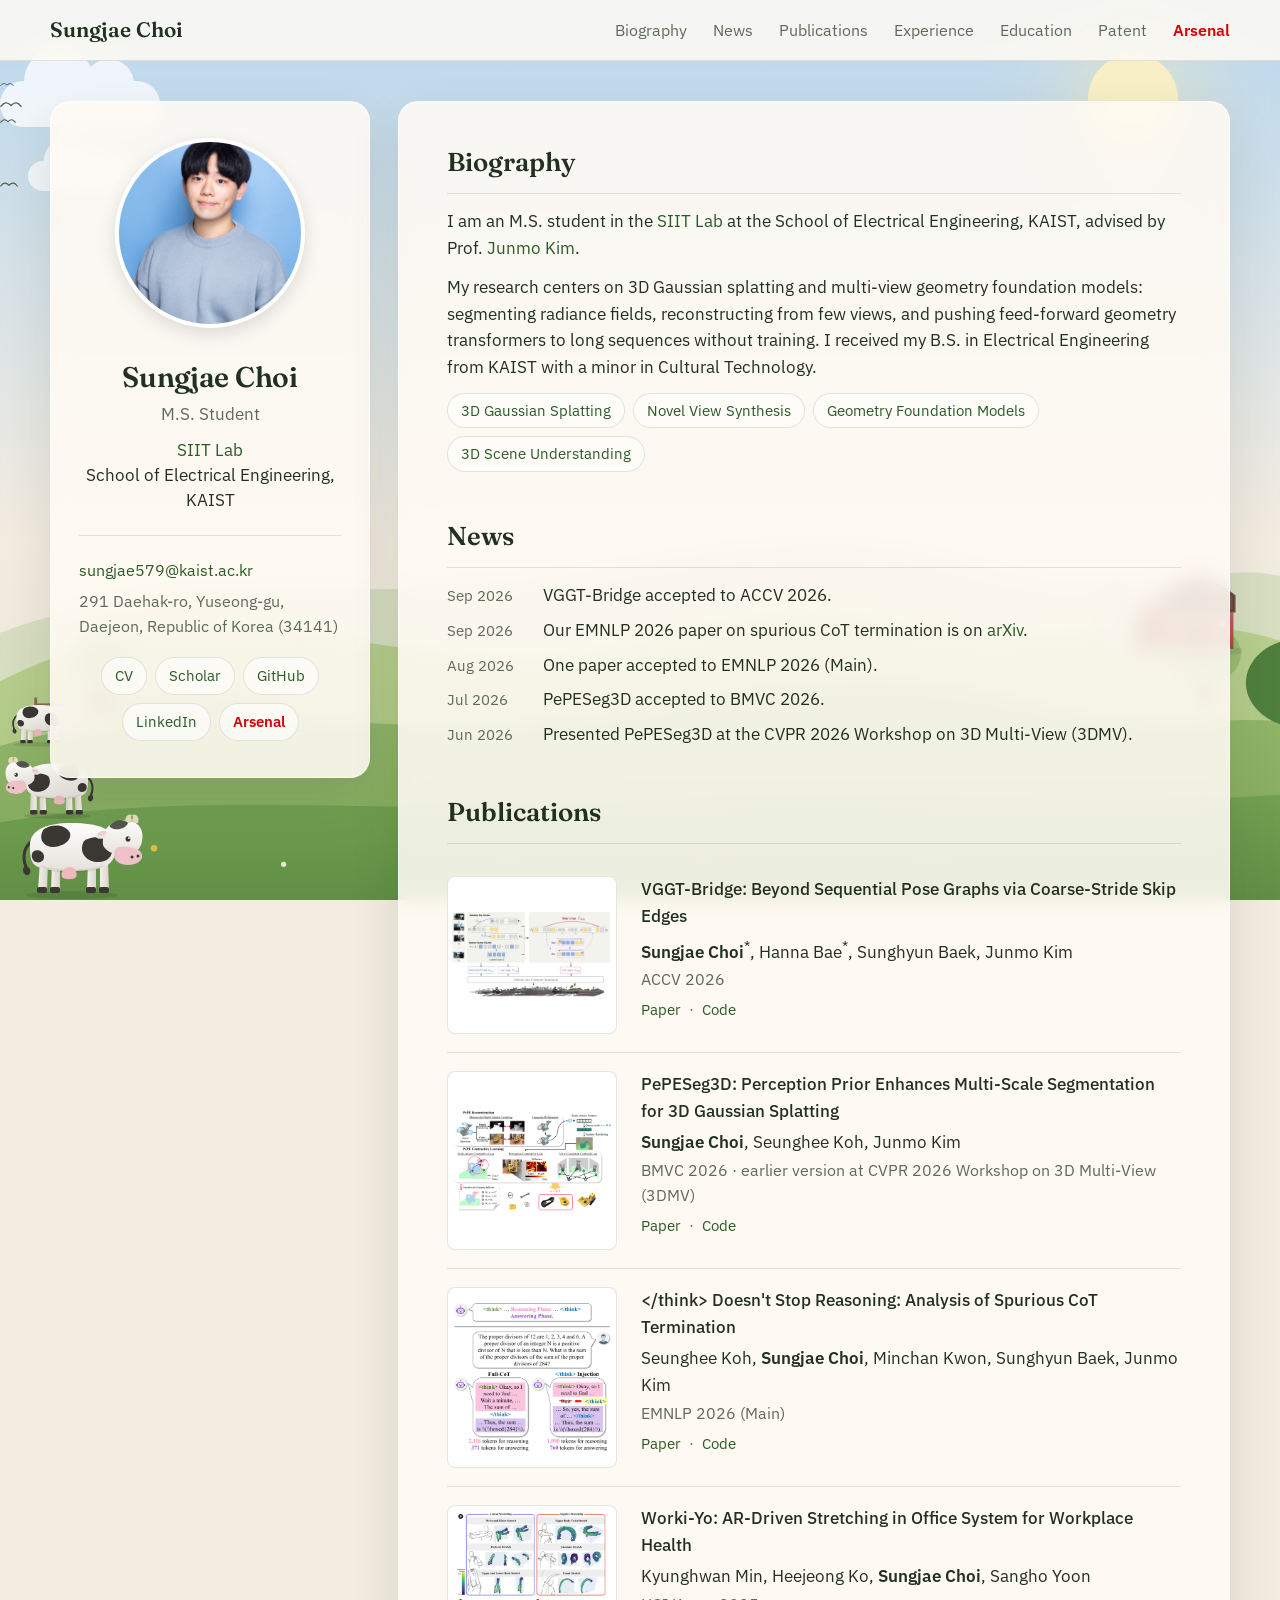
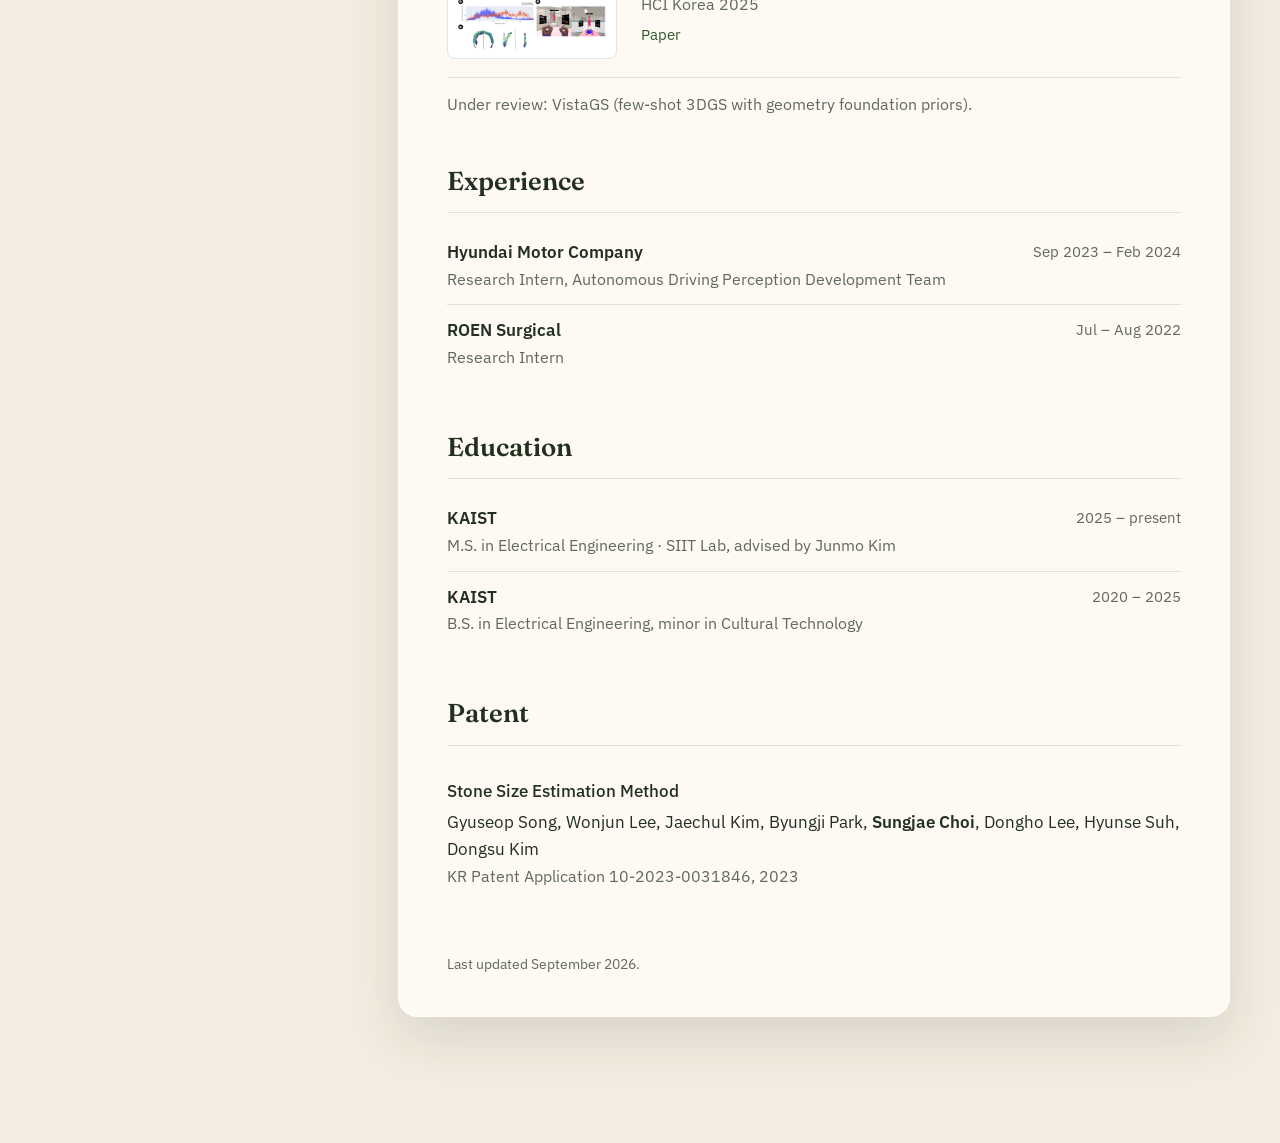
<file: index.html>
<!DOCTYPE html>
<html lang="en">
<head>
<meta charset="UTF-8">
<meta name="viewport" content="width=device-width, initial-scale=1">
<title>Sungjae Choi</title>
<meta name="description" content="Sungjae Choi, M.S. student in Electrical Engineering at KAIST. 3D computer vision, Gaussian splatting, geometry foundation models.">
<link rel="icon" href="data:image/svg+xml,<svg xmlns='http://www.w3.org/2000/svg' viewBox='0 0 100 100'><text y='.9em' font-size='90'>🐄</text></svg>">
<link rel="preconnect" href="https://fonts.googleapis.com">
<link href="https://fonts.googleapis.com/css2?family=Fraunces:opsz,wght@9..144,400;9..144,600&family=IBM+Plex+Sans:ital,wght@0,400;0,500;0,600;1,400&display=swap" rel="stylesheet">
<link rel="stylesheet" href="css/scene.css">
<link rel="stylesheet" href="css/main.css">
</head>
<body>

<div class="scene" aria-hidden="true"></div>

<nav>
  <div class="inner">
    <a class="brand" href="#top">Sungjae Choi</a>
    <ul>
      <li><a href="#bio">Biography</a></li>
      <li><a href="#news">News</a></li>
      <li><a href="#publications">Publications</a></li>
      <li><a href="#experience">Experience</a></li>
      <li><a href="#education">Education</a></li>
      <li><a href="#patent">Patent</a></li>
      <li><a class="arsenal-link" href="arsenal.html">Arsenal</a></li>
    </ul>
  </div>
</nav>

<div class="wrap" id="top">
  <aside class="card">
    <img src="img/profile.jpg" alt="Sungjae Choi">
    <h1>Sungjae Choi</h1>
    <p class="role">M.S. Student</p>
    <p class="aff"><a href="https://siit.kaist.ac.kr">SIIT Lab</a><br>School of Electrical Engineering,<br>KAIST</p>
    <hr>
    <div class="contact">
      <p><a href="mailto:sungjae579@kaist.ac.kr">sungjae579@kaist.ac.kr</a></p>
      <p>291 Daehak-ro, Yuseong-gu,<br>Daejeon, Republic of Korea (34141)</p>
    </div>
    <div class="icons">
      <a href="cv.pdf">CV</a>
      <a href="https://scholar.google.com/citations?user=sRtXNC8AAAAJ&hl">Scholar</a>
      <a href="https://github.com/BeCow5X5">GitHub</a>
      <a href="https://www.linkedin.com/in/sungjae-choi-b06b943b7/">LinkedIn</a>
      <a class="arsenal-link" href="arsenal.html">Arsenal</a>
    </div>
  </aside>

  <div class="content card">
    <section id="bio">
      <h2>Biography</h2>
      <p>I am an M.S. student in the <a href="https://siit.kaist.ac.kr">SIIT Lab</a> at the School of Electrical Engineering, KAIST, advised by Prof. <a href="https://scholar.google.com/citations?hl=ko&user=GdQtWNQAAAAJ">Junmo Kim</a>.</p>
      <p>My research centers on 3D Gaussian splatting and multi-view geometry foundation models: segmenting radiance fields, reconstructing from few views, and pushing feed-forward geometry transformers to long sequences without training. I received my B.S. in Electrical Engineering from KAIST with a minor in Cultural Technology.</p>
      <div class="tags"><span>3D Gaussian Splatting</span><span>Novel View Synthesis</span><span>Geometry Foundation Models</span><span>3D Scene Understanding</span></div>
    </section>

    <section id="news" class="news">
      <h2>News</h2>
      <p><span class="d">Sep 2026</span><span>VGGT-Bridge accepted to ACCV 2026.</span></p>
      <p><span class="d">Sep 2026</span><span>Our EMNLP 2026 paper on spurious CoT termination is on <a href="https://arxiv.org/abs/2609.03633">arXiv</a>.</span></p>
      <p><span class="d">Aug 2026</span><span>One paper accepted to EMNLP 2026 (Main).</span></p>
      <p><span class="d">Jul 2026</span><span>PePESeg3D accepted to BMVC 2026.</span></p>
      <p><span class="d">Jun 2026</span><span>Presented PePESeg3D at the CVPR 2026 Workshop on 3D Multi-View (3DMV).</span></p>
    </section>

    <section id="publications">
      <h2>Publications</h2>
      <div id="pub-list"><p class="sub">Loading publications…</p></div>
    </section>

    <section id="experience">
      <h2>Experience</h2>
      <div class="item"><div><span class="me">Hyundai Motor Company</span><br><span class="sub">Research Intern, Autonomous Driving Perception Development Team</span></div><div class="when">Sep 2023 – Feb 2024</div></div>
      <div class="item"><div><span class="me">ROEN Surgical</span><br><span class="sub">Research Intern</span></div><div class="when">Jul – Aug 2022</div></div>
    </section>

    <section id="education">
      <h2>Education</h2>
      <div class="item"><div><span class="me">KAIST</span><br><span class="sub">M.S. in Electrical Engineering · SIIT Lab, advised by Junmo Kim</span></div><div class="when">2025 – present</div></div>
      <div class="item"><div><span class="me">KAIST</span><br><span class="sub">B.S. in Electrical Engineering, minor in Cultural Technology</span></div><div class="when">2020 – 2025</div></div>
    </section>

    <section id="patent">
      <h2>Patent</h2>
      <div class="pub"><div>
        <p class="title">Stone Size Estimation Method</p>
        <p class="authors">Gyuseop Song, Wonjun Lee, Jaechul Kim, Byungji Park, <span class="me">Sungjae Choi</span>, Dongho Lee, Hyunse Suh, Dongsu Kim</p>
        <p class="venue">KR Patent Application 10-2023-0031846, 2023</p>
      </div></div>
    </section>

    <footer>Last updated September 2026.</footer>
  </div>
<script src="js/scene.js"></script>
<script src="js/publications.js"></script>
<script>
  document.querySelectorAll('a[href^="#"]').forEach(a => {
    a.addEventListener('click', e => {
      const t = document.querySelector(a.getAttribute('href'));
      if (!t) return;
      e.preventDefault();
      t.scrollIntoView({ behavior: 'smooth', block: 'start' });
    });
  });
</script>
</body>
</html>
</file>
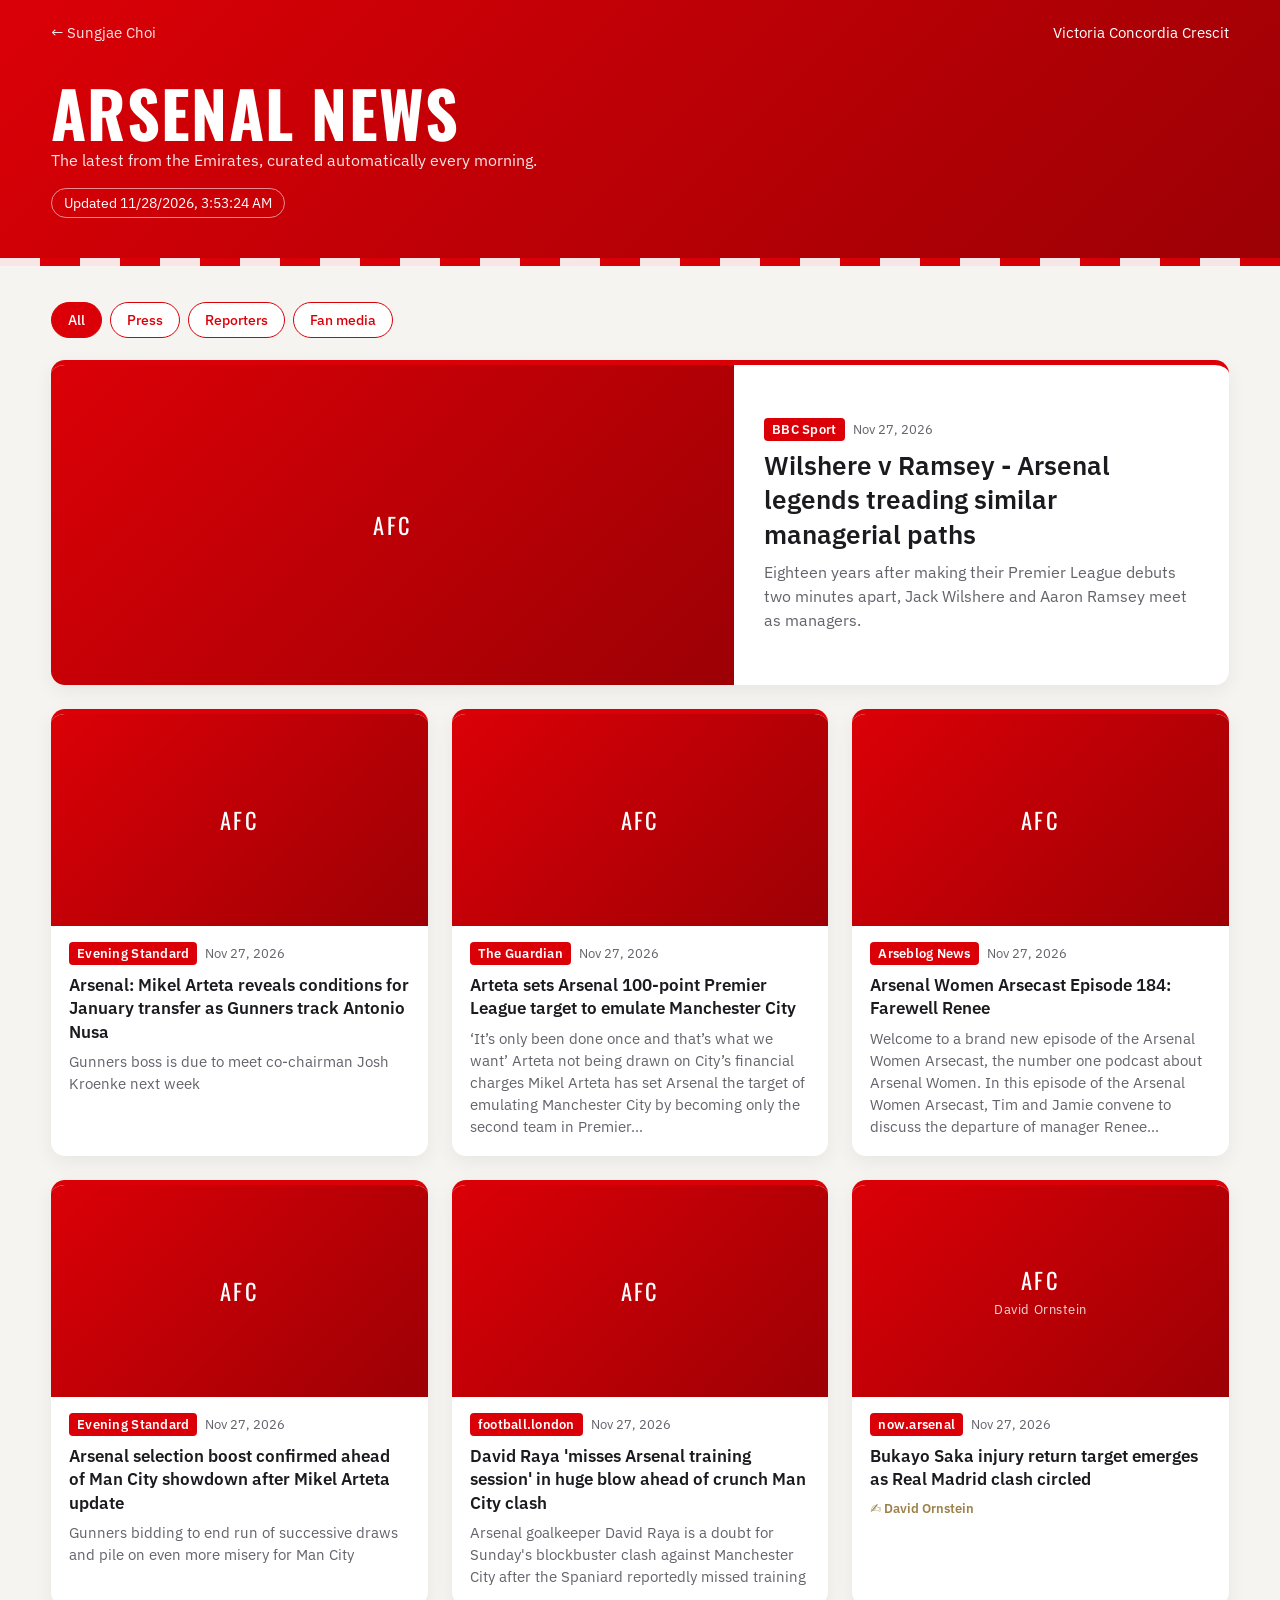
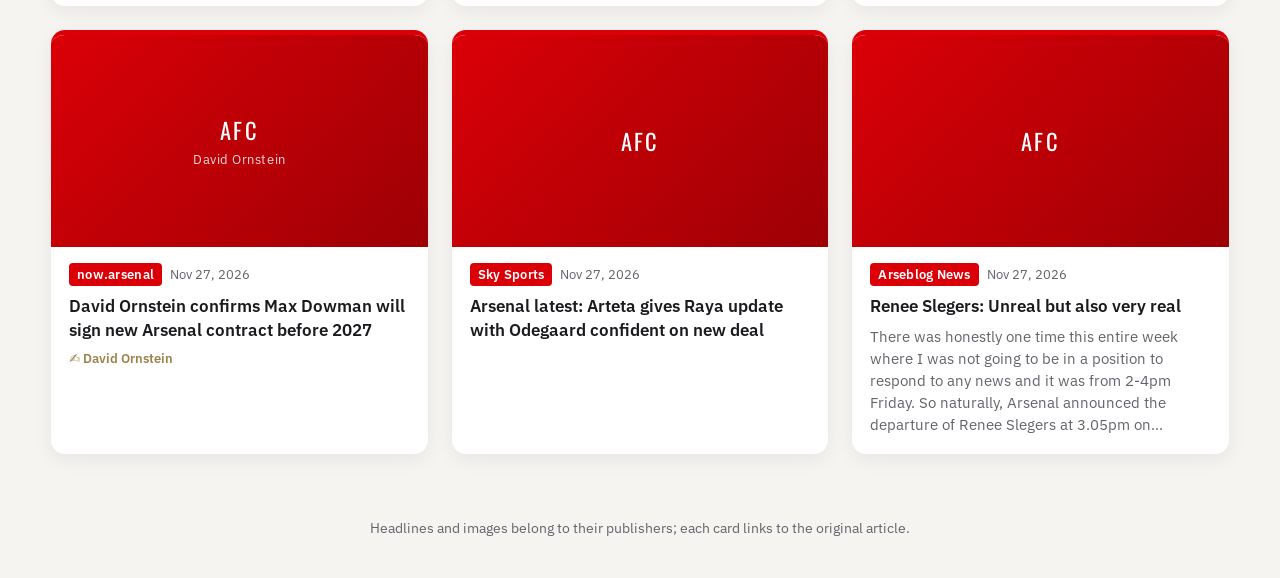
<file: arsenal.html>
<!DOCTYPE html>
<html lang="en">
<head>
<meta charset="UTF-8">
<meta name="viewport" content="width=device-width, initial-scale=1">
<title>Arsenal News · Sungjae Choi</title>
<meta name="description" content="Daily curated Arsenal FC news, updated automatically every morning.">
<link rel="icon" href="data:image/svg+xml,<svg xmlns='http://www.w3.org/2000/svg' viewBox='0 0 100 100'><text y='.9em' font-size='90'>⚽</text></svg>">
<link rel="preconnect" href="https://fonts.googleapis.com">
<link href="https://fonts.googleapis.com/css2?family=Oswald:wght@500;700&family=IBM+Plex+Sans:wght@400;500;600&display=swap" rel="stylesheet">
<style>
  :root {
    --red: #db0007;
    --red-d: #9c0005;
    --gold: #9c824a;
    --ink: #1b1b1f;
    --muted: #63636b;
    --bg: #f6f4f1;
    --card: #ffffff;
    --rule: rgba(0,0,0,.08);
  }
  * { box-sizing: border-box; }
  body { margin: 0; font-family: "IBM Plex Sans", system-ui, sans-serif; color: var(--ink); background: var(--bg); line-height: 1.5; }
  a { color: inherit; text-decoration: none; }
  a:focus-visible { outline: 3px solid var(--gold); outline-offset: 2px; }

  header { background: linear-gradient(135deg, var(--red) 0%, var(--red-d) 100%); color: #fff; position: relative; overflow: hidden; }
  header::after { content: ""; position: absolute; inset: auto 0 0 0; height: 8px; background: repeating-linear-gradient(90deg, #fff 0 40px, var(--red) 40px 80px); opacity: .9; }
  header .inner { width: min(1180px, 92vw); margin: 0 auto; padding: 22px 0 48px; }
  .topbar { display: flex; justify-content: space-between; align-items: center; font-size: .92rem; }
  .topbar a { opacity: .9; } .topbar a:hover { opacity: 1; text-decoration: underline; }
  h1 { font-family: "Oswald", Impact, sans-serif; font-weight: 700; font-size: clamp(2.4rem, 6vw, 4rem); letter-spacing: .02em; text-transform: uppercase; margin: 36px 0 4px; line-height: 1; }
  .tagline { margin: 0; opacity: .9; }
  .updated { display: inline-block; margin-top: 16px; padding: 4px 12px; border: 1px solid rgba(255,255,255,.55); border-radius: 999px; font-size: .85rem; }

  main { width: min(1180px, 92vw); margin: 0 auto; padding: 36px 0 64px; }
  .grid { display: grid; grid-template-columns: repeat(auto-fill, minmax(300px, 1fr)); gap: 24px; }
  .news-card { background: var(--card); border-radius: 14px; overflow: hidden; display: flex; flex-direction: column; border-top: 5px solid var(--red);
               box-shadow: 0 6px 20px rgba(0,0,0,.06); transition: transform .18s ease, box-shadow .18s ease; }
  .news-card:hover { transform: translateY(-4px); box-shadow: 0 14px 32px rgba(219,0,7,.16); }
  .news-card .thumb { aspect-ratio: 16/9; background: linear-gradient(135deg, var(--red), var(--red-d)); position: relative; }
  .news-card .thumb img { width: 100%; height: 100%; object-fit: cover; display: block; }
  .news-card .thumb .placeholder { position: absolute; inset: 0; display: grid; place-items: center; color: #fff; font-family: "Oswald", sans-serif; font-size: 1.4rem; letter-spacing: .1em; }
  .news-card .body { padding: 16px 18px 18px; display: flex; flex-direction: column; gap: 8px; flex: 1; }
  .meta { display: flex; gap: 8px; align-items: center; font-size: .8rem; color: var(--muted); }
  .source { background: var(--red); color: #fff; padding: 2px 8px; border-radius: 4px; font-weight: 600; letter-spacing: .02em; }
  .news-card h2 { font-size: 1.08rem; font-weight: 600; line-height: 1.35; margin: 0; }
  .news-card:hover h2 { color: var(--red); }
  .news-card p { margin: 0; color: var(--muted); font-size: .92rem; }
  .byline { font-size: .82rem; font-weight: 600; color: var(--gold); }
  .news-card .thumb .placeholder > span { text-align: center; }
  .news-card .thumb .placeholder small { display: block; font-family: "IBM Plex Sans", sans-serif; font-size: .8rem; letter-spacing: .04em; opacity: .85; text-align: center; margin-top: 4px; }

  .filters { display: flex; flex-wrap: wrap; gap: 8px; margin: 0 0 22px; }
  .filters button { font: inherit; font-size: .9rem; font-weight: 500; padding: 6px 16px; border-radius: 999px; cursor: pointer;
                    border: 1.5px solid var(--red); background: #fff; color: var(--red); }
  .filters button[aria-pressed="true"] { background: var(--red); color: #fff; }
  .filters button:focus-visible { outline: 3px solid var(--gold); outline-offset: 2px; }

  .news-card.lead { grid-column: 1 / -1; flex-direction: row; }
  .news-card.lead .thumb { flex: 0 0 58%; aspect-ratio: auto; min-height: 320px; }
  .news-card.lead .body { padding: 28px 30px; justify-content: center; }
  .news-card.lead h2 { font-size: 1.6rem; }
  .news-card.lead p { font-size: 1rem; }

  .empty { background: var(--card); border-radius: 14px; padding: 48px 24px; text-align: center; color: var(--muted); border-top: 5px solid var(--red); }
  footer { text-align: center; color: var(--muted); font-size: .85rem; padding: 0 0 40px; }

  @media (max-width: 760px) {
    .news-card.lead { flex-direction: column; }
    .news-card.lead .thumb { flex: none; aspect-ratio: 16/9; min-height: 0; }
    .news-card.lead .body { padding: 16px 18px 18px; }
    .news-card.lead h2 { font-size: 1.25rem; }
  }
  @media (prefers-reduced-motion: reduce) { .news-card { transition: none; } .news-card:hover { transform: none; } }
</style>
</head>
<body>
<header>
  <div class="inner">
    <div class="topbar">
      <a href="index.html">← Sungjae Choi</a>
      <span>Victoria Concordia Crescit</span>
    </div>
    <h1>Arsenal News</h1>
    <p class="tagline">The latest from the Emirates, curated automatically every morning.</p>
    <span class="updated" id="updated">Loading…</span>
  </div>
</header>

<main>
  <div class="filters" id="filters" role="group" aria-label="Filter by source type" hidden></div>
  <div class="grid" id="news"></div>
</main>

<footer>Headlines and images belong to their publishers; each card links to the original article.</footer>

<script>
  (function () {
    const grid = document.getElementById('news');
    const updated = document.getElementById('updated');
    const esc = s => String(s ?? '').replace(/[&<>"']/g, c => ({ '&': '&amp;', '<': '&lt;', '>': '&gt;', '"': '&quot;', "'": '&#39;' }[c]));
    const fmt = iso => iso ? new Date(iso).toLocaleDateString(undefined, { year: 'numeric', month: 'short', day: 'numeric' }) : '';

    const filters = document.getElementById('filters');
    const LABELS = { all: 'All', press: 'Press', reporter: 'Reporters', fan: 'Fan media' };
    let items = [];

    function card(it, i) {
      const img = it.image
        ? `<img src="${esc(it.image)}" alt="" loading="${i < 3 ? 'eager' : 'lazy'}" referrerpolicy="no-referrer" onerror="this.remove()">`
        : '';
      const placeholder = it.reporter ? `AFC<small>${esc(it.reporter)}</small>` : 'AFC';
      return `
        <a class="news-card${i === 0 ? ' lead' : ''}" href="${esc(it.url)}" target="_blank" rel="noopener">
          <div class="thumb"><span class="placeholder"><span>${placeholder}</span></span>${img}</div>
          <div class="body">
            <div class="meta"><span class="source">${esc(it.source)}</span><span>${fmt(it.published)}</span></div>
            <h2>${esc(it.title)}</h2>
            ${it.reporter ? `<span class="byline">✍ ${esc(it.reporter)}</span>` : ''}
            ${it.summary ? `<p>${esc(it.summary)}</p>` : ''}
          </div>
        </a>`;
    }

    function render(cat) {
      const shown = cat === 'all' ? items : items.filter(it => it.category === cat);
      grid.innerHTML = shown.map(card).join('');
      filters.querySelectorAll('button').forEach(b => b.setAttribute('aria-pressed', b.dataset.cat === cat));
    }

    fetch('data/arsenal.json', { cache: 'no-cache' })
      .then(r => { if (!r.ok) throw new Error(r.status); return r.json(); })
      .then(data => {
        updated.textContent = data.updated ? 'Updated ' + new Date(data.updated).toLocaleString() : 'Not updated yet';
        items = data.items || [];
        if (!items.length) {
          grid.innerHTML = '<div class="empty" style="grid-column:1/-1">No news yet. The first update arrives with the next morning run.</div>';
          return;
        }
        const cats = ['all', ...Object.keys(LABELS).filter(c => c !== 'all' && items.some(it => it.category === c))];
        if (cats.length > 2) {
          filters.innerHTML = cats.map(c => `<button type="button" data-cat="${c}">${LABELS[c]}</button>`).join('');
          filters.addEventListener('click', e => { const b = e.target.closest('button'); if (b) render(b.dataset.cat); });
          filters.hidden = false;
        }
        render('all');
      })
      .catch(() => {
        updated.textContent = 'Unavailable';
        grid.innerHTML = '<div class="empty" style="grid-column:1/-1">Could not load the news feed.</div>';
      });
  })();
</script>
</body>
</html>
</file>
<file: css/scene.css>
/* Background scenery: sky, hills, barn, walking cows, UFO abduction.
   Markup and behaviour live in js/scene.js. */
:root {
  --sky-top: #b9d7ee;
  --sky-bot: #f3ece0;
  --hill-far: #b9cf8f;
  --hill-mid: #94b86c;
  --hill-near: #73a052;
  --grass: #5f8f45;
  --tree: #4f7f3d;
  --tree-d: #3f6a32;
  --trunk: #6d4c33;
}

.scene { position: fixed; inset: 0; z-index: 0; overflow: hidden; pointer-events: none;
  background: linear-gradient(var(--sky-top) 0%, var(--sky-bot) 60%, #e9e6d6 100%); }
.scene svg { position: absolute; left: 0; width: 100%; }
.sun { top: 6vh; right: 8vw; width: 90px; height: 90px; border-radius: 50%; background: #fff2c2; box-shadow: 0 0 80px 30px rgba(255,236,170,.45); position: absolute; opacity: .9; }
.cloud { position: absolute; top: 9vh; width: 160px; height: 46px; background: #fff; border-radius: 40px; opacity: .75; filter: blur(.5px); animation: drift 90s linear infinite; }
.cloud::before, .cloud::after { content: ""; position: absolute; background: #fff; border-radius: 50%; }
.cloud::before { width: 70px; height: 70px; left: 24px; top: -34px; }
.cloud::after  { width: 50px; height: 50px; left: 84px; top: -22px; }
.cloud.c2 { top: 17vh; transform: scale(.65); animation-duration: 130s; animation-delay: -60s; }
@keyframes drift { from { left: -220px; } to { left: 110vw; } }
.birds { position: absolute; top: 0; left: 0; width: 100%; height: 45vh; overflow: visible; }
.bird { position: absolute; top: var(--by, 12vh); width: var(--bw, 22px); animation: fly var(--bt, 50s) linear infinite; animation-delay: var(--bd, 0s); opacity: .8; }
.bird svg { overflow: visible; }
.bird path { animation: flap .9s ease-in-out infinite; animation-delay: var(--bd, 0s); transform-origin: 50% 50%; }
@keyframes fly  { from { left: -60px; } to { left: 108vw; } }
@keyframes flap { 0%,100% { transform: scaleY(1) } 50% { transform: scaleY(.35) } }
.hills { bottom: 0; height: 72vh; }
.hills.far { z-index: 1; } .hills.mid { z-index: 2; } .hills.near { z-index: 3; }
.prop { position: absolute; z-index: 3; height: auto; }
.prop.barn { right: 3vw; bottom: 27vh; width: 150px; left: auto; }
.prop.fence { left: 2vw; bottom: 20vh; width: 260px; }
.ufo { position: absolute; z-index: 6; width: 140px; height: 70px; will-change: transform; filter: drop-shadow(0 8px 14px rgba(0,0,0,.18)); }
.ufo .lights circle { animation: blink 1s linear infinite; }
.ufo .lights circle:nth-child(2) { animation-delay: .33s; } .ufo .lights circle:nth-child(3) { animation-delay: .66s; }
@keyframes blink { 0%,60% { fill: #ffe066 } 61%,100% { fill: #b56b6b } }
.ufo .disc { animation: hover 2.4s ease-in-out infinite; }
@keyframes hover { 0%,100% { transform: translateY(0) } 50% { transform: translateY(-3px) } }
.beam { position: absolute; z-index: 5; transform-origin: 50% 0; opacity: 0; pointer-events: none;
        background: linear-gradient(rgba(190,255,190,.85), rgba(160,255,200,.35) 60%, rgba(160,255,200,0));
        clip-path: polygon(38% 0, 62% 0, 100% 100%, 0 100%); transition: opacity .4s; }
.beam.on { opacity: 1; animation: beamwobble .5s ease-in-out infinite; }
@keyframes beamwobble { 0%,100% { transform: scaleX(1) } 50% { transform: scaleX(1.06) } }
.storm { position: absolute; inset: 0; z-index: 4; pointer-events: none; opacity: 0; transition: opacity 1.4s ease;
         background: linear-gradient(rgba(44,36,74,.85) 0%, rgba(74,60,110,.6) 45%, rgba(40,60,50,.35) 100%); }
.storm.on { opacity: 1; }
.flash { position: absolute; inset: 0; z-index: 7; pointer-events: none; background: #fff; opacity: 0; }
.bolt { position: absolute; z-index: 7; width: 90px; height: auto; opacity: 0; pointer-events: none;
        filter: drop-shadow(0 0 8px #fff) drop-shadow(0 0 22px #b9d7ff); }
.shake { animation: shake .35s linear; }
@keyframes shake { 0%,100% { transform: translate(0,0) } 20% { transform: translate(-3px,2px) } 40% { transform: translate(3px,-2px) } 60% { transform: translate(-2px,-2px) } 80% { transform: translate(2px,2px) } }
.herd { position: absolute; left: 0; right: 0; bottom: 0; height: 36vh; z-index: 4; }
.cow { position: absolute; bottom: var(--y, 4vh); width: var(--w, 110px); height: auto; animation: walk var(--t, 60s) linear infinite; animation-delay: var(--d, 0s); }
.body { animation: bob 1.2s ease-in-out infinite; transform-origin: 50% 100%; }
.tail { transform-origin: 32px 40px; animation: swish 3.2s ease-in-out infinite; }
.head { transform-origin: 104px 40px; animation: nod 2.4s ease-in-out infinite; }
.leg { transform-box: fill-box; transform-origin: 50% 0; animation: step 1.2s ease-in-out infinite; }
.leg.lB { animation-delay: -.6s; }
@keyframes step { 0%,100% { transform: rotate(9deg) } 50% { transform: rotate(-9deg) } }
@keyframes nod  { 0%,100% { transform: rotate(0deg) } 50% { transform: rotate(3deg) } }
.cow.rev { animation-name: walkrev; }
.cow.rev svg { transform: scaleX(-1); }
@keyframes walk    { from { left: -160px; } to { left: 105vw; } }
@keyframes walkrev { from { left: 105vw; } to { left: -160px; } }
@keyframes bob   { 0%,100% { transform: translateY(0) } 50% { transform: translateY(-1.5px) } }
@keyframes swish { 0%,100% { transform: rotate(-10deg) } 50% { transform: rotate(16deg) } }
@media (prefers-reduced-motion: reduce) {
  .cloud, .cow, .body, .tail, .head, .leg, .bird, .bird path { animation: none; }
  .cow { left: var(--sx, 20vw); } .cow.rev { left: var(--sx, 60vw); } .bird { left: var(--bsx, 30vw); }
}
@media (max-width: 900px) {
  .prop.barn { width: 110px; }
  .prop.fence { display: none; }
}
</file>
<file: css/main.css>
:root {
  --ink: #22301f;
  --muted: #5f6b59;
  --link: #2d5a27;
  --rule: rgba(34,48,31,.12);
  --card: rgba(255,251,244,.88);
}
* { box-sizing: border-box; }
html { font-size: clamp(15px, 0.25vw + 13.5px, 17px); scroll-behavior: smooth; scroll-padding-top: 76px; }
body { margin: 0; font-family: "IBM Plex Sans", system-ui, sans-serif; color: var(--ink); line-height: 1.6; background: var(--sky-bot, #f3ece0); min-height: 100vh; }
a { color: var(--link); text-decoration: none; }
a:hover, a:focus-visible { text-decoration: underline; }
a:focus-visible { outline: 2px solid var(--link); outline-offset: 2px; }

/* ---------- nav ---------- */
nav { position: sticky; top: 0; z-index: 20; background: rgba(255,251,244,.85); backdrop-filter: blur(10px); -webkit-backdrop-filter: blur(10px); border-bottom: 1px solid var(--rule); }
nav .inner { width: min(1180px, 94vw); margin: 0 auto; display: flex; align-items: center; justify-content: space-between; height: 60px; }
nav .brand { font-family: "Fraunces", Georgia, serif; font-weight: 600; font-size: 1.25rem; color: var(--ink); }
nav .brand:hover { text-decoration: none; }
nav ul { list-style: none; display: flex; gap: 26px; margin: 0; padding: 0; }
nav ul a { color: var(--muted); font-size: .95rem; }
nav ul a:hover { color: var(--ink); text-decoration: none; }

/* ---------- layout ---------- */
.wrap { position: relative; z-index: 10; width: min(1180px, 94vw); margin: 0 auto; padding: 40px 0 14vh; display: grid; grid-template-columns: 320px 1fr; gap: 28px; align-items: start; }
.card { background: var(--card); backdrop-filter: blur(10px); -webkit-backdrop-filter: blur(10px); border: 1px solid rgba(255,255,255,.7); border-radius: 20px; box-shadow: 0 20px 50px rgba(34,48,31,.12); }
aside.card { position: sticky; top: 84px; padding: 36px 28px; text-align: center; }
aside img { width: 190px; height: 190px; object-fit: cover; border-radius: 50%; background: #e8efe4; border: 4px solid #fff; box-shadow: 0 6px 18px rgba(0,0,0,.12); }
aside h1 { font-family: "Fraunces", Georgia, serif; font-size: 1.7rem; font-weight: 600; margin: 18px 0 2px; letter-spacing: -0.01em; }
aside .role { color: var(--muted); margin: 0 0 10px; }
aside .aff { margin: 0; line-height: 1.5; }
aside hr { border: 0; border-top: 1px solid var(--rule); margin: 22px 0; }
aside .contact { text-align: left; font-size: .93rem; color: var(--muted); }
aside .contact p { margin: 0 0 6px; }
aside .icons { display: flex; justify-content: center; gap: 8px; margin-top: 18px; flex-wrap: wrap; }
aside .icons a { padding: 6px 13px; border: 1px solid var(--rule); border-radius: 999px; font-size: .9rem; background: rgba(255,255,255,.6); }
aside .icons a:hover { background: #fff; border-color: var(--link); text-decoration: none; }

.content.card { padding: 40px 48px; }
section + section { margin-top: 44px; }
h2 { font-family: "Fraunces", Georgia, serif; font-size: 1.55rem; font-weight: 600; margin: 0 0 14px; padding-bottom: 10px; border-bottom: 1px solid var(--rule); }
p { margin: 0 0 12px; }
.tags { display: flex; flex-wrap: wrap; gap: 8px; margin-top: 6px; }
.tags span { padding: 5px 13px; border: 1px solid var(--rule); border-radius: 999px; font-size: .88rem; color: var(--link); background: rgba(255,255,255,.5); }

.news p { display: grid; grid-template-columns: 84px 1fr; gap: 12px; margin: 0 0 8px; }
.news .d { color: var(--muted); font-size: .92rem; padding-top: 1px; }

.pub { display: flex; gap: 24px; padding: 18px 0; border-bottom: 1px solid var(--rule); }
.pub:last-child { border-bottom: 0; }
.pub img { width: 170px; height: auto; aspect-ratio: 3/2; object-fit: contain; border-radius: 8px; flex-shrink: 0; background: #fff; border: 1px solid var(--rule); padding: 4px; }
.pub .title { font-weight: 500; font-size: 1.02rem; margin: 0 0 4px; }
.pub .authors { margin: 0 0 2px; }
.pub .venue { color: var(--muted); margin: 0 0 6px; font-size: .93rem; }
.pub .plinks { font-size: .9rem; }
.pub .plinks a + a::before { content: "·"; color: var(--muted); margin: 0 8px; }
.me { font-weight: 600; }
.sub { color: var(--muted); font-size: .93rem; }
.item { display: grid; grid-template-columns: 1fr auto; gap: 16px; padding: 12px 0; border-bottom: 1px solid var(--rule); }
.item:last-child { border-bottom: 0; }
.item .when { color: var(--muted); font-size: .92rem; white-space: nowrap; }
footer { margin-top: 40px; color: var(--muted); font-size: .85rem; }

@media (max-width: 900px) {
  .wrap { grid-template-columns: 1fr; }
  aside.card { position: static; }
  nav ul { display: none; }
  .content.card { padding: 28px 22px; }
  .pub { flex-direction: column; gap: 12px; }
  .pub img { width: 100%; }
}

.arsenal-link { color: #db0007 !important; font-weight: 600; }
</file>
